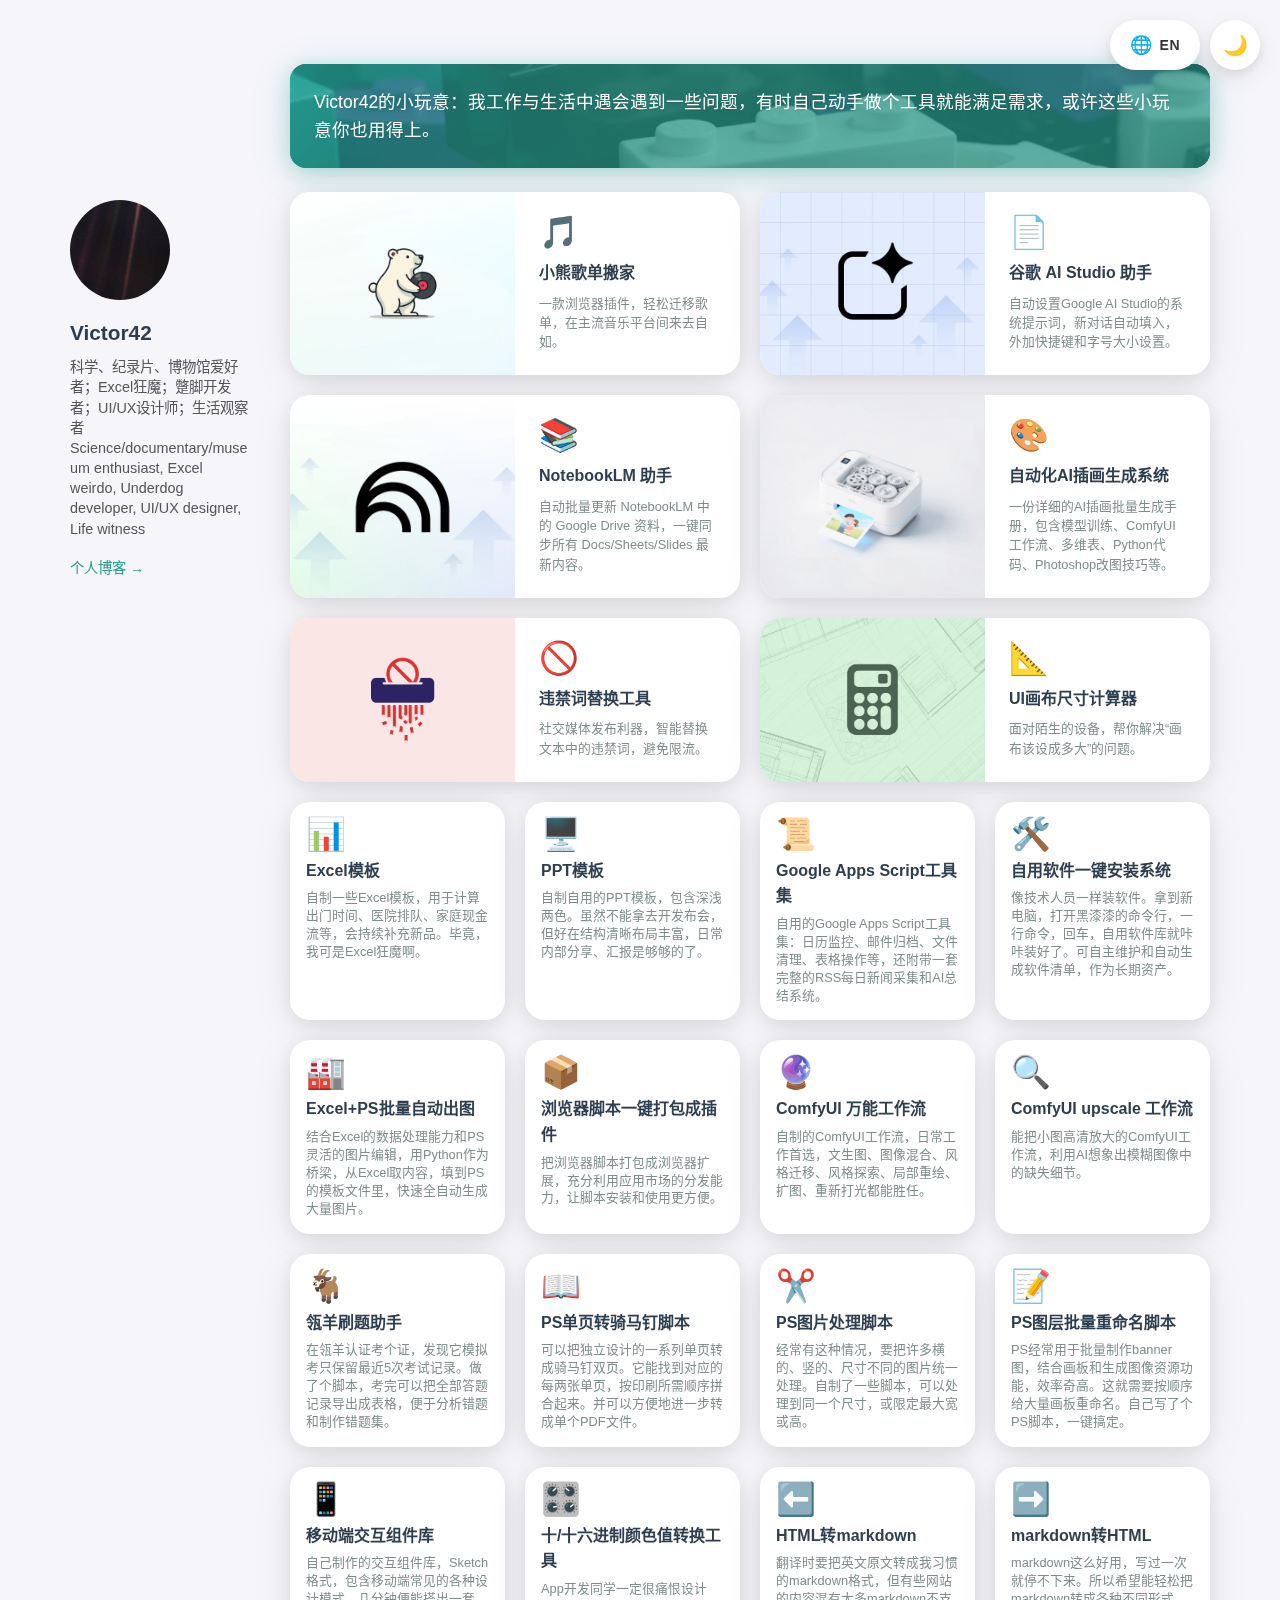
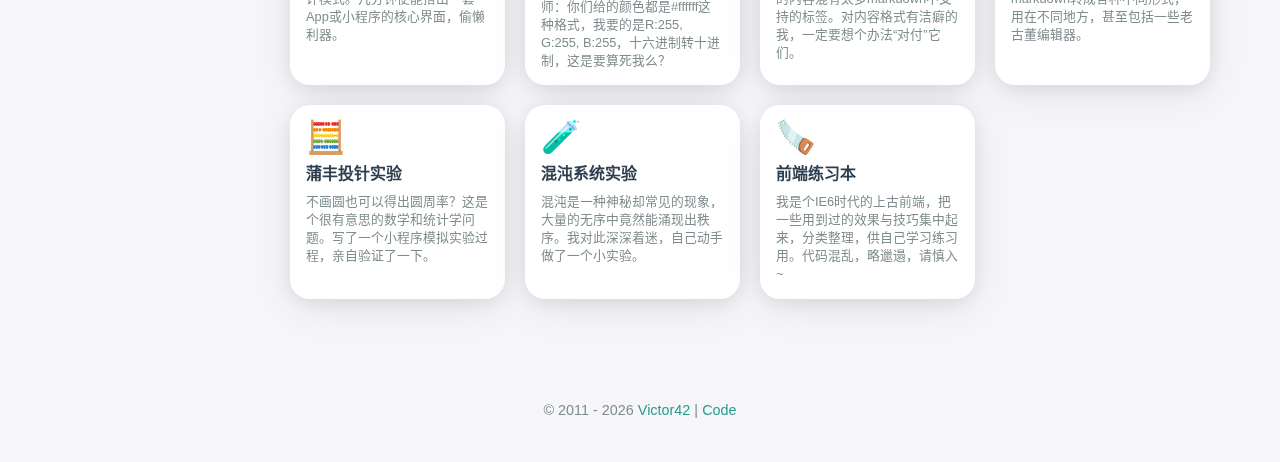
<file: index.html>
<!--

-->
<!DOCTYPE html>
<html lang="zh-CN">
<head>
    <meta charset="UTF-8">
    <meta name="viewport" content="width=device-width, initial-scale=1.0">
    <title id="page-title">Victor42的创造营地 - 小玩意工具集合</title>
    
    <!-- SEO Meta Tags -->
    <meta name="description" content="Victor42的小玩意工具集合，包含歌单搬家、AI工具、Excel模板、PPT模板、ComfyUI工作流、PS脚本等实用工具，解决工作生活中的各种问题。">
    <meta name="keywords" content="Victor42,小玩意,工具集合,歌单搬家,AI工具,Excel模板,PPT模板,ComfyUI,PS脚本,前端工具,设计工具">
    <meta name="author" content="Victor42">
    <meta name="robots" content="index, follow">
    <meta name="language" content="zh-CN">
    <link rel="canonical" href="https://work.victor42.work/">
    
    <!-- Open Graph Tags -->
    <meta property="og:type" content="website">
    <meta property="og:title" content="Victor42的创造营地 - 小玩意工具集合">
    <meta property="og:description" content="Victor42的小玩意工具集合，包含歌单搬家、AI工具、Excel模板、PPT模板、ComfyUI工作流、PS脚本等实用工具，解决工作生活中的各种问题。">
    <meta property="og:url" content="https://work.victor42.work/">
    <meta property="og:site_name" content="Victor42的创造营地">
    <meta property="og:image" content="assets/images/tools.webp">
    <meta property="og:image:width" content="1200">
    <meta property="og:image:height" content="630">
    <meta property="og:image:alt" content="Victor42的小玩意工具集合">
    <meta property="og:locale" content="zh_CN">
    
    <!-- Twitter Card Tags -->
    <meta name="twitter:card" content="summary_large_image">
    <meta name="twitter:title" content="Victor42的创造营地 - 小玩意工具集合">
    <meta name="twitter:description" content="Victor42的小玩意工具集合，包含歌单搬家、AI工具、Excel模板、PPT模板、ComfyUI工作流、PS脚本等实用工具，解决工作生活中的各种问题。">
    <meta name="twitter:image" content="assets/images/tools.webp">
    <meta name="twitter:image:alt" content="Victor42的小玩意工具集合">
    
    <!-- Favicon and Icons -->
    <link rel="icon" type="image/x-icon" href="assets/images/favicon.ico">
    <link rel="apple-touch-icon" sizes="180x180" href="assets/images/apple-touch-icon.png">
    <link rel="icon" type="image/png" sizes="32x32" href="assets/images/favicon-32x32.png">
    <link rel="icon" type="image/png" sizes="16x16" href="assets/images/favicon-16x16.png">
    
    <!-- Performance and Preload -->
    
    <link rel="dns-prefetch" href="./">
    
    <!-- Theme Color -->
    <meta name="theme-color" content="#2A9D8F">
    
    <!-- Sitemap -->
    <link rel="sitemap" type="application/xml" title="Sitemap" href="/sitemap.xml">
    
    <!-- Google tag (gtag.js) -->
    <script async src="https://www.googletagmanager.com/gtag/js?id=G-14SGRFWENB"></script>
    <script>
    window.dataLayer = window.dataLayer || [];
    function gtag(){dataLayer.push(arguments);}
    gtag('js', new Date());
    gtag('config', 'G-14SGRFWENB');
    </script>
    
    <!-- Structured Data (JSON-LD) -->
    <script type="application/ld+json">
    {
      "@context": "https://schema.org",
      "@type": "WebSite",
      "name": "Victor42的创造营地",
      "alternateName": "Victor42 Work Tools",
      "url": "https://work.victor42.work/",
      "description": "Victor42的小玩意工具集合，包含歌单搬家、AI工具、Excel模板、PPT模板、ComfyUI工作流、PS脚本等实用工具，解决工作生活中的各种问题。",
      "author": {
        "@type": "Person",
        "name": "Victor42",
        "url": "https://victor42.eth.limo/",
        "image": "assets/images/pale-blue-dot.jpg",
        "jobTitle": "UI/UX Designer & Developer",
        "description": "科学、纪录片、博物馆爱好者；Excel狂魔；蹩脚开发者；UI/UX设计师；生活观察者"
      },
      "publisher": {
        "@type": "Person",
        "name": "Victor42",
        "url": "https://victor42.eth.limo/"
      },
      "inLanguage": "zh-CN",
      "copyrightYear": "2011",
      "dateModified": "2025-01-27",
      "mainEntity": {
        "@type": "ItemList",
        "name": "小玩意工具集合",
        "description": "Victor42开发的各种实用工具",
        "numberOfItems": 21,
        "itemListElement": [
          {
            "@type": "SoftwareApplication",
            "name": "小熊歌单搬家",
            "description": "一款浏览器插件，轻松迁移歌单，在主流音乐平台间来去自如。",
            "url": "https://playlist.victor42.work/",
            "applicationCategory": "BrowserExtension",
            "operatingSystem": "Web"
          },
          {
            "@type": "SoftwareApplication", 
            "name": "UI画布尺寸计算器",
            "description": "面对陌生的设备，帮你解决\"画布该设成多大\"的问题。",
            "url": "https://ui-size.victor42.work/",
            "applicationCategory": "WebApplication",
            "operatingSystem": "Web"
          }
        ]
      }
    }
    </script>
    
        <!-- 外部样式文件 -->
    <link rel="stylesheet" href="./assets/style.css?v=3">
    
    <!-- 主题初始化脚本 - 避免FOUC -->
    <script>
    (function() {
        const savedTheme = localStorage.getItem('theme');
        const prefersDark = window.matchMedia('(prefers-color-scheme: dark)').matches;
        const theme = savedTheme || (prefersDark ? 'dark' : 'light');
        
        if (theme === 'dark') {
            document.documentElement.setAttribute('data-theme', 'dark');
        }
    })();
    </script>
</head>
  <body>
      <!-- 深色模式背景视频 -->
      <video class="background-video" autoplay muted loop playsinline preload="auto">
          <source src="assets/images/milky-way.webm" type="video/webm">
          <source src="assets/images/milky-way.mp4" type="video/mp4">
      </video>
      
      <!-- 主题切换按钮 -->
      <button class="theme-toggle" id="theme-toggle" aria-label="切换深色模式">
          <span class="theme-icon">🌙</span>
      </button>

      <!-- 语言切换按钮 -->
      <button class="lang-toggle" id="lang-toggle" aria-label="切换语言">
          <span class="lang-icon">🌐</span>
          <span class="lang-text">EN</span>
      </button>

    <div class="container">
        <div class="loading" id="loading">
            <div class="loading-spinner"></div>
            <p>正在加载小玩意...</p>
        </div>
        
        <div class="error" id="error" style="display: none;">
            <h2>😕 加载失败</h2>
            <p>无法加载产品数据，请检查网络连接或稍后重试。</p>
        </div>
        
        <main id="content" style="display: none;">
            <div class="main-layout">
                <!-- 个人信息区域 -->
                <aside class="profile-section" id="profile-section" itemscope itemtype="https://schema.org/Person">
                    <!-- 个人信息将通过JavaScript动态生成 -->
                </aside>
                
                <!-- 产品列表区域 -->
                <section class="products-section">
                    <header class="description-card">
                        <p id="description"></p>
                    </header>
                    <div class="products-grid" id="products-grid" itemscope itemtype="https://schema.org/ItemList">
                        <!-- 产品卡片将通过JavaScript动态生成 -->
                    </div>
                </section>
            </div>
            
            <footer class="footer">
                <p id="footer-text">© 2011 - 2025 Victor42</p>
            </footer>
        </main>
    </div>

    <!-- 外部脚本文件 -->
    <script src="assets/main.js?v=2"></script>
    </body>
</html>
</file>
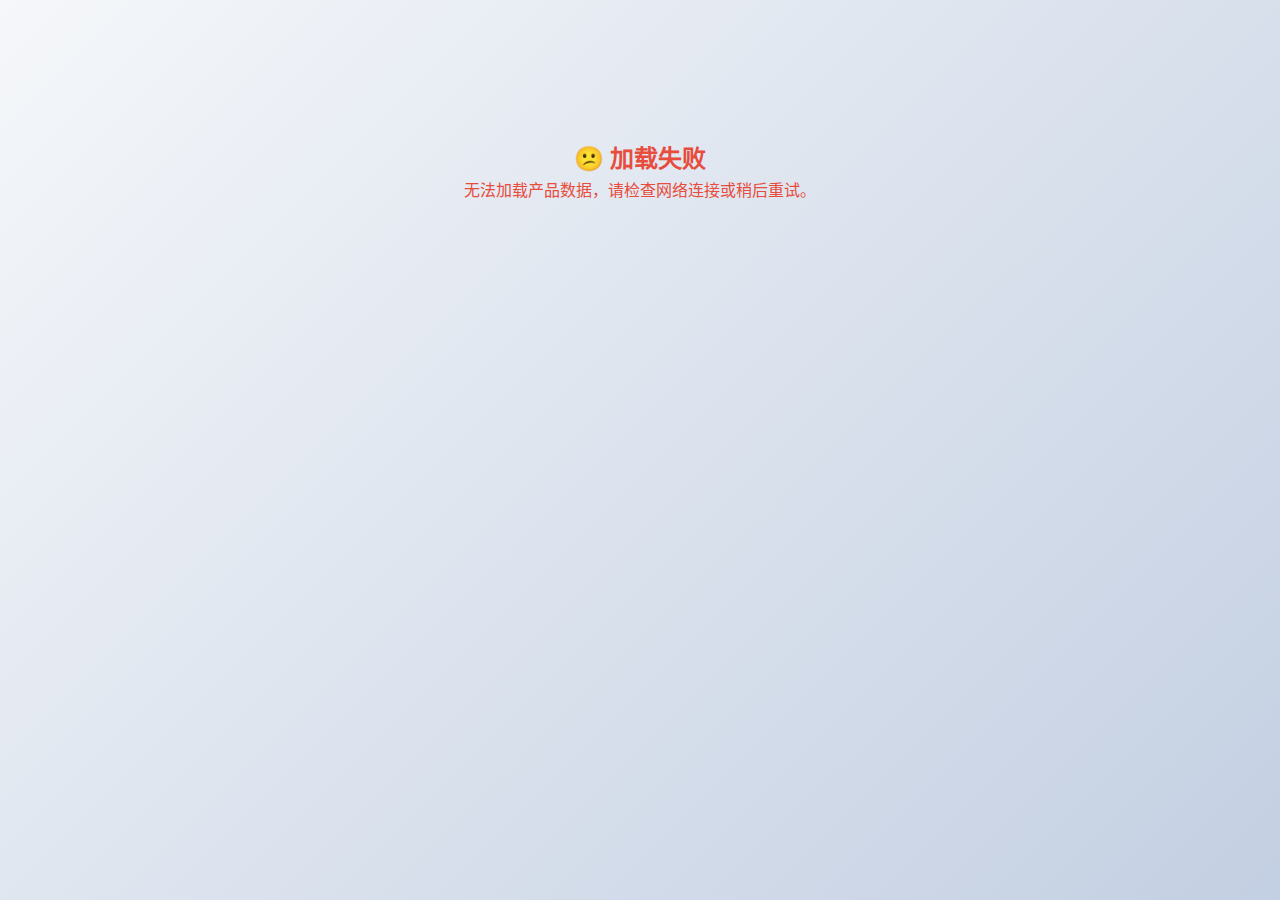
<file: test.html>
<!--

-->
<!DOCTYPE html>
<html lang="zh-CN">
<head>
    <meta charset="UTF-8">
    <meta name="viewport" content="width=device-width, initial-scale=1.0">
    <title id="page-title">Victor42的创造营地 - 小玩意工具集合</title>
    <meta name="description" content="Victor42的创造营地 - 小玩意工具集合">
    
    <!-- Google tag (gtag.js) -->
    <script async src="https://www.googletagmanager.com/gtag/js?id=G-14SGRFWENB"></script>
    <script>
    window.dataLayer = window.dataLayer || [];
    function gtag(){dataLayer.push(arguments);}
    gtag('js', new Date());
    gtag('config', 'G-14SGRFWENB');
    </script>
    
    <style>
        * {
            margin: 0;
            padding: 0;
            box-sizing: border-box;
        }
        
        body {
            font-family: -apple-system, BlinkMacSystemFont, 'Segoe UI', 'PingFang SC', 'Hiragino Sans GB', 'Microsoft YaHei', 'Helvetica Neue', Helvetica, Arial, sans-serif;
            line-height: 1.6;
            color: #333;
            background: linear-gradient(135deg, #f5f7fa 0%, #c3cfe2 100%);
            min-height: 100vh;
        }
        
        .container {
            max-width: 1200px;
            margin: 0 auto;
            padding: 40px 20px;
        }
        
        .header {
            text-align: center;
            margin-bottom: 50px;
        }
        
        .header h1 {
            font-size: 3rem;
            color: #2c3e50;
            margin-bottom: 20px;
            text-shadow: 2px 2px 4px rgba(0,0,0,0.1);
        }
        
        .header p {
            font-size: 1.2rem;
            color: #7f8c8d;
            max-width: 600px;
            margin: 0 auto;
        }
        
        .products-grid {
            display: grid;
            grid-template-columns: repeat(auto-fill, minmax(350px, 1fr));
            gap: 25px;
            margin-top: 40px;
        }
        
        .product-card {
            background: white;
            border-radius: 15px;
            padding: 25px;
            box-shadow: 0 8px 25px rgba(0,0,0,0.1);
            transition: all 0.3s ease;
            border: 1px solid rgba(0,0,0,0.05);
        }
        
        .product-card:hover {
            transform: translateY(-5px);
            box-shadow: 0 15px 35px rgba(0,0,0,0.15);
        }
        
        .product-header {
            display: flex;
            align-items: center;
            margin-bottom: 15px;
        }
        
        .product-emoji {
            font-size: 2.5rem;
            margin-right: 15px;
            line-height: 1;
        }
        
        .product-title {
            font-size: 1.3rem;
            font-weight: 600;
            color: #2c3e50;
            flex: 1;
        }
        
        .product-description {
            color: #555;
            line-height: 1.8;
            margin-bottom: 20px;
        }
        
        .product-link {
            display: inline-block;
            background: linear-gradient(135deg, #667eea 0%, #764ba2 100%);
            color: white;
            text-decoration: none;
            padding: 12px 24px;
            border-radius: 8px;
            font-weight: 500;
            transition: all 0.3s ease;
        }
        
        .product-link:hover {
            transform: translateY(-2px);
            box-shadow: 0 8px 20px rgba(102, 126, 234, 0.4);
        }
        
        .loading {
            text-align: center;
            padding: 100px 20px;
        }
        
        .loading-spinner {
            width: 50px;
            height: 50px;
            border: 4px solid #f3f3f3;
            border-top: 4px solid #667eea;
            border-radius: 50%;
            animation: spin 1s linear infinite;
            margin: 0 auto 20px;
        }
        
        @keyframes spin {
            0% { transform: rotate(0deg); }
            100% { transform: rotate(360deg); }
        }
        
        .error {
            text-align: center;
            padding: 100px 20px;
            color: #e74c3c;
        }
        
        .footer {
            text-align: center;
            margin-top: 60px;
            padding-top: 30px;
            border-top: 1px solid rgba(0,0,0,0.1);
            color: #7f8c8d;
        }
        
        @media (max-width: 768px) {
            .container {
                padding: 20px 15px;
            }
            
            .header h1 {
                font-size: 2.2rem;
            }
            
            .products-grid {
                grid-template-columns: 1fr;
                gap: 20px;
            }
            
            .product-card {
                padding: 20px;
            }
        }
    </style>
</head>
<body>
    <div class="container">
        <div class="loading" id="loading">
            <div class="loading-spinner"></div>
            <p>正在加载小玩意...</p>
        </div>
        
        <div class="error" id="error" style="display: none;">
            <h2>😕 加载失败</h2>
            <p>无法加载产品数据，请检查网络连接或稍后重试。</p>
        </div>
        
        <div id="content" style="display: none;">
            <div class="header">
                <h1 id="title"></h1>
                <p id="description"></p>
            </div>
            
            <div class="products-grid" id="products-grid">
                <!-- 产品卡片将通过JavaScript动态生成 -->
            </div>
            
            <div class="footer">
                <p>© 2024 Victor42 - 持续创造中...</p>
            </div>
        </div>
    </div>

    <script>
        // 加载产品数据
        async function loadProducts() {
            try {
                const response = await fetch('https://victor42.work/data/products.json');
                if (!response.ok) {
                    throw new Error(`HTTP error! status: ${response.status}`);
                }
                const data = await response.json();
                renderPage(data);
            } catch (error) {
                console.error('Failed to load products:', error);
                showError();
            }
        }
        
        // 渲染页面
        function renderPage(data) {
            // 设置页面标题和描述
            document.getElementById('page-title').textContent = data.title;
            document.getElementById('title').textContent = data.title;
            document.getElementById('description').textContent = data.description;
            
            // 渲染产品网格
            const grid = document.getElementById('products-grid');
            grid.innerHTML = '';
            
            data.products.forEach(product => {
                const card = createProductCard(product);
                grid.appendChild(card);
            });
            
            // 显示内容，隐藏加载动画
            document.getElementById('loading').style.display = 'none';
            document.getElementById('content').style.display = 'block';
        }
        
        // 创建产品卡片
        function createProductCard(product) {
            const card = document.createElement('div');
            card.className = 'product-card';
            
            card.innerHTML = `
                <div class="product-header">
                    <div class="product-emoji">${product.emoji}</div>
                    <h3 class="product-title">${product.name}</h3>
                </div>
                <p class="product-description">${product.description}</p>
                <a href="${product.url}" target="_blank" class="product-link">
                    访问工具 →
                </a>
            `;
            
            return card;
        }
        
        // 显示错误信息
        function showError() {
            document.getElementById('loading').style.display = 'none';
            document.getElementById('error').style.display = 'block';
        }
        
        // 页面加载完成后开始加载数据
        document.addEventListener('DOMContentLoaded', loadProducts);
    </script>
</body>
</html>
</file>
<file: assets/style.css>
/* CSS变量定义 - 浅色模式 */
:root {
    --color-primary: #2A9D8F;
    --color-primary-hover: #219789;
    --color-text: #333;
    --color-text-secondary: #555;
    --color-text-muted: #7f8c8d;
    --color-text-heading: #2c3e50;
    --color-background: #f5f5fa;
    --color-card-background: #ffffff;
    --color-card-shadow: rgba(0,0,0,0.08);
    --color-card-shadow-hover: rgba(0,0,0,0.12);
    --color-loading-bg: #f3f3f3;
    --color-loading-spinner: #667eea;
    --color-error: #e74c3c;
    --color-overlay: rgba(42, 157, 143, 0.7);
}

/* 深色模式变量 */
[data-theme="dark"] {
    --color-text: #d0d3d6;
    --color-text-secondary: #b0b3b8;
    --color-text-muted: #8a8d91;
    --color-text-heading: #e0e0e0;
    --color-background: #18191a;
    --color-card-background: rgba(36, 37, 38, 0.4);
    --color-card-shadow: rgba(0,0,0,0.3);
    --color-card-shadow-hover: rgba(0,0,0,0.5);
    --color-loading-bg: #3a3b3c;
    --color-loading-spinner: #667eea;
    --color-error: #f56565;
    --color-overlay: rgba(42, 157, 143, 0.8);
}

* {
    margin: 0;
    padding: 0;
    box-sizing: border-box;
}

body {
    font-family: -apple-system, BlinkMacSystemFont, 'Segoe UI', 'PingFang SC', 'Hiragino Sans GB', 'Microsoft YaHei', 'Helvetica Neue', Helvetica, Arial, sans-serif;
    line-height: 1.6;
    color: var(--color-text);
    background: var(--color-background);
    min-height: 100vh;
    transition: background-color 0.3s ease, color 0.3s ease;
}

a {
    color: var(--color-primary);
    text-decoration: none;
}

a:hover {
    text-decoration: none;
}

/* 主题切换按钮 */
.theme-toggle {
    position: fixed;
    top: 20px;
    right: 20px;
    z-index: 1000;
    width: 50px;
    height: 50px;
    border: none;
    border-radius: 50%;
    background: var(--color-card-background);
    color: var(--color-text);
    box-shadow: 
        0 4px 12px var(--color-card-shadow),
        0 8px 24px var(--color-card-shadow);
    cursor: pointer;
    display: flex;
    align-items: center;
    justify-content: center;
    transition: all 0.3s ease;
    font-size: 20px;
}

.theme-toggle:hover {
    transform: scale(1.1);
    box-shadow: 
        0 6px 16px var(--color-card-shadow-hover),
        0 12px 32px var(--color-card-shadow-hover);
}

.theme-toggle:active {
    transform: scale(0.95);
}

.theme-icon {
    transition: transform 0.3s ease;
}

/* 深色模式时的图标旋转效果 */
[data-theme="dark"] .theme-icon {
    transform: rotate(180deg);
}

/* 语言切换按钮 */
.lang-toggle {
    position: fixed;
    top: 20px;
    right: 80px;
    z-index: 1000;
    height: 50px;
    min-width: 80px;
    padding: 0 20px;
    border: none;
    border-radius: 25px;
    background: var(--color-card-background);
    color: var(--color-text);
    box-shadow:
        0 4px 12px var(--color-card-shadow),
        0 8px 24px var(--color-card-shadow);
    cursor: pointer;
    display: flex;
    align-items: center;
    justify-content: center;
    gap: 8px;
    transition: all 0.3s ease;
    font-size: 14px;
    font-weight: 600;
    font-family: -apple-system, BlinkMacSystemFont, 'Segoe UI', sans-serif;
}

.lang-toggle:hover {
    transform: translateY(-2px) scale(1.02);
    box-shadow:
        0 6px 16px var(--color-card-shadow-hover),
        0 12px 32px var(--color-card-shadow-hover);
}

.lang-toggle:active {
    transform: translateY(0) scale(0.98);
}

.lang-icon {
    font-size: 18px;
    line-height: 1;
    display: flex;
    align-items: center;
    justify-content: center;
}

.lang-text {
    font-size: 14px;
    font-weight: 600;
    text-transform: uppercase;
    letter-spacing: 0.5px;
    line-height: 1;
}

/* 背景视频 */
.background-video {
    position: fixed;
    top: 0;
    left: 0;
    width: 100%;
    height: 100%;
    object-fit: cover;
    z-index: -1;
    opacity: 0;
    transition: opacity 0.5s ease;
    pointer-events: none;
}

/* 深色模式时显示背景视频 */
[data-theme="dark"] .background-video {
    opacity: 0.3;
}

/* 深色模式下的产品卡片优化 */
[data-theme="dark"] .product-card {
    border: 1px solid rgba(255, 255, 255, 0.1);
}

[data-theme="dark"] .product-card:hover {
    border: 1px solid rgba(255, 255, 255, 0.15);
}

/* 深色模式下大卡片图片亮度调整 */
[data-theme="dark"] .large-card .product-image img {
    filter: brightness(0.8);
}



.container {
    max-width: 1180px; /* PC端固定最大宽度 */
    margin: 0 auto;
    padding: 40px 20px;
}

/* 主布局区域 */
.main-layout {
    display: flex;
    gap: 40px;
    align-items: flex-start;
}

/* 个人信息区域 */
.profile-section {
    flex: 0 0 180px;
    padding: 0;
    text-align: left;
    background: none;
    border-radius: 0;
    box-shadow: none;
}

@media (min-width: 1180px) {
    .profile-section {
        position: sticky;
        top: 200px;
        align-self: flex-start;
    }
}

.profile-avatar {
    width: 100px;
    height: 100px;
    border-radius: 50%;
    margin: 0 0 16px 0;
    overflow: hidden;
    display: block;
}

.profile-avatar img {
    width: 100%;
    height: 100%;
    object-fit: cover;
}

.profile-name {
    font-size: 1.3rem; /* Adjusted font size */
    font-weight: 700; /* Adjusted font weight */
    color: var(--color-text-heading); /* Adjusted color */
    margin-bottom: 8px; /* Adjusted margin */
    text-align: left; /* Left align name */
}

.profile-bio {
    font-size: 0.9rem; /* Adjusted font size */
    color: var(--color-text-secondary); /* Adjusted color */
    line-height: 1.4;
    margin-bottom: 16px; /* Adjusted margin */
    text-align: left; /* Left align bio */
    word-break: break-word; /* 允许长单词换行 */
    overflow-wrap: break-word; /* 兼容性更好的换行 */
}

.profile-button {
    color: var(--color-primary);
    text-decoration: none;
    font-weight: 500;
    font-size: 0.9rem; /* Adjusted font size */
    transition: all 0.3s ease;
    display: inline-block;
    text-align: left; /* Left align button */
}

.profile-button:hover {
    color: var(--color-primary-hover);
}


/* 产品列表区域 */
.products-section {
    flex: 1;
}

/* 描述卡片 */
.description-card {
    background: url('images/tools.webp') no-repeat center center;
    background-size: cover;
    color: white;
    border-radius: 16px;
    padding: 24px;
    margin: 24px 0;
    box-shadow: 
        0 4px 20px rgba(42, 157, 143, 0.3),
        0 8px 40px rgba(42, 157, 143, 0.15);
    position: relative; /* Needed for overlay */
    overflow: hidden; /* Ensures overlay doesn't spill */
}

.description-card::before {
    content: '';
    position: absolute;
    top: 0;
    left: 0;
    width: 100%;
    height: 100%;
    background: var(--color-overlay); /* Dark overlay for readability */
    z-index: 1;
}

.description-card p {
    position: relative; /* Bring text above overlay */
    z-index: 2;
    margin: 0;
    font-size: 1.1rem;
    line-height: 1.6;
    text-shadow: 0 1px 2px rgba(0, 0, 0, 0.1);
}



/* PC端：4列栅格系统 */
.products-grid {
    display: grid;
    grid-template-columns: repeat(4, 1fr);
    gap: 20px;
    auto-rows: 288px;
}

/* 小卡片：1x1 */
.small-card {
    grid-column: span 1;
    grid-row: span 1;
}

/* 大卡片：2x1 */
.large-card {
    grid-column: span 2;
    grid-row: span 1;
}

/* PC端大卡片：横向布局，图片撑满高度 */
.large-card .product-image {
    width: 50%;
    height: 100%;
    padding-bottom: 0;
}

.large-card .product-content {
    flex: 1;
    padding: 24px;
}

/* 产品卡片基础样式 */
.product-card {
    background: var(--color-card-background);
    border-radius: 20px;
    box-shadow: 
        0 4px 20px var(--color-card-shadow),
        0 8px 40px var(--color-card-shadow);
    overflow: hidden;
    transition: all 0.3s cubic-bezier(0.4, 0, 0.2, 1);
    cursor: pointer;
    position: relative;
    display: flex;
    /* 重置链接样式 */
    text-decoration: none;
    color: inherit;
}

.product-card:hover {
    transform: translateY(-4px);
    box-shadow: 
        0 12px 40px var(--color-card-shadow-hover),
        0 20px 80px var(--color-card-shadow-hover);
    /* 确保悬停时链接样式不变 */
    text-decoration: none;
    color: inherit;
}

/* 产品图片 */
.product-image {
    flex: 0 0 auto;
    width: 40%;
    height: 0;
    padding-bottom: 30%; /* 40% * 3/4 = 30% */
    overflow: hidden;
    position: relative;
}

.product-image img {
    position: absolute;
    top: 0;
    left: 0;
    width: 100%;
    height: 100%;
    object-fit: cover;
}



/* 产品内容 */
.product-content {
    flex: 1;
    padding: 20px;
    display: flex;
    flex-direction: column;
    justify-content: flex-start;
}

/* 大卡片特殊样式 */
.large-card .product-name {
    font-size: 1rem;
    margin-bottom: 8px;
    color: var(--color-text-heading);
    font-weight: 600;
}

.large-card .product-emoji {
    font-size: 2rem;
    margin-bottom: 12px;
    line-height: 1;
}

.large-card .product-description {
    font-size: 0.8rem;
    color: var(--color-text-muted);
    line-height: 1.5;
}

/* 小卡片特殊样式 */
.small-card .product-content {
    padding: 16px;
}

.small-card .product-emoji {
    font-size: 2rem;
    margin-bottom: 8px;
    line-height: 1;
}

.small-card .product-name {
    font-size: 1rem;
    margin-bottom: 6px;
    color: var(--color-text-heading);
    font-weight: 600;
}

.small-card .product-description {
    font-size: 0.8rem;
    color: var(--color-text-muted);
    line-height: 1.4;
}



/* 没有图片的卡片：竖直布局 */
.product-card:not(:has(.product-image)) {
    flex-direction: column;
}

.product-card:not(:has(.product-image)) .product-content {
    height: 100%;
    justify-content: flex-start;
    text-align: left;
}

/* 加载动画 */
.loading {
    text-align: center;
    padding: 60px 20px;
}

.loading-spinner {
    width: 40px;
    height: 40px;
    border: 4px solid var(--color-loading-bg);
    border-top: 4px solid var(--color-loading-spinner);
    border-radius: 50%;
    animation: spin 1s linear infinite;
    margin: 0 auto 20px;
}

@keyframes spin {
    0% { transform: rotate(0deg); }
    100% { transform: rotate(360deg); }
}

.loading p {
    color: var(--color-text-muted);
    font-size: 1.1rem;
}

/* 错误提示 */
.error {
    text-align: center;
    padding: 60px 20px;
    color: var(--color-error);
}

.error h2 {
    margin-bottom: 10px;
    font-size: 2rem;
}

/* 页脚 */
.footer {
    text-align: center;
    margin-top: 60px;
    padding-top: 40px;
}

.footer p {
    color: var(--color-text-muted);
    font-size: 0.9rem;
}

/* ======================================
   响应式设计：2个断点，3种情况
   1. PC端（>1180px）：整体固定宽度居中，PC端布局
   2. 中等屏幕（640px-1180px）：整体固定宽度居中，移动端布局
   3. 移动端（<640px）：整体宽度撑满容器，移动端布局
   ====================================== */

/* 中等屏幕和移动端共用的布局样式 */
@media (max-width: 1180px) {
    /* 主布局垂直排列 */
    .main-layout {
        flex-direction: column;
        gap: 13px;
    }
    
    /* 个人信息区域 */
    .profile-section {
        flex: none;
        width: 100%;
        padding: 0; /* Adjusted padding for non-card style */
        margin-bottom: 25px; /* Adjusted margin-bottom for non-PC */
        text-align: center;
    }
    
    .profile-avatar {
        width: 80px; /* Adjusted avatar size to match blog */
        height: 80px;
        margin: 0 auto 12px auto;
    }
    
    .profile-name {
        font-size: 1.1rem; /* Adjusted font size to match blog */
        margin-bottom: 8px; /* Adjusted margin */
        text-align: center;
    }
    
    .profile-bio {
        font-size: 0.8rem; /* Adjusted font size to match blog */
        margin-bottom: 16px; /* Adjusted margin */
        text-align: center;
    }
    
    .profile-button {
        font-size: 0.8rem; /* Adjusted font size to match blog */
        text-align: center;
        display: block;
        width: fit-content;
        margin: 0 auto;
    }
    
    .products-grid {
        grid-template-columns: repeat(2, 1fr);
        auto-rows: 230px;
        gap: 15px;
    }
    
    /* 大卡片：2x1，横向布局 */
    .large-card {
        grid-column: span 2;
        grid-row: span 1;
        flex-direction: row;
    }
    
    /* 大卡片图片保持左侧显示 */
    .large-card .product-image {
        width: 50%;
        height: 100%;
        padding-bottom: 0;
    }
    
    /* 小卡片占1列 */
    .small-card {
        grid-column: span 1;
        grid-row: span 1;
    }
    

    
    /* 图片调整 */
    .product-image {
        width: 35%;
        height: 0;
        padding-bottom: 26.25%; /* 35% * 3/4 = 26.25% */
    }
    
    /* 字体大小调整 - 统一大小卡片字号 */
    .large-card .product-emoji,
    .small-card .product-emoji {
        font-size: 1.8rem;
    }
    
    .large-card .product-name,
    .small-card .product-name {
        font-size: 1rem;
        color: var(--color-text-heading);
    }
    
    .large-card .product-description,
    .small-card .product-description {
        font-size: 0.8rem;
        color: var(--color-text-muted);
    }
    
    /* 移动端描述卡片调整 */
    .description-card {
        margin: 16px 0;
        padding: 20px;
    }
    
    .description-card p {
        font-size: 1rem;
    }
    
    /* 移动端页脚间距调整 */
    .footer {
        margin-top: 30px;
    }
}

/* 中等屏幕：固定宽度居中，使用移动端布局 */
@media (min-width: 640px) and (max-width: 1180px) {
    .container {
        max-width: 600px; /* 中等屏幕固定宽度 */
        margin: 0 auto;
        padding: 40px 20px;
    }
}

/* 移动端：撑满容器，使用移动端布局 */
@media (max-width: 640px) {
    .container {
        max-width: none; /* 移动端撑满屏幕 */
        padding: 30px 20px;
    }
}
</file>
